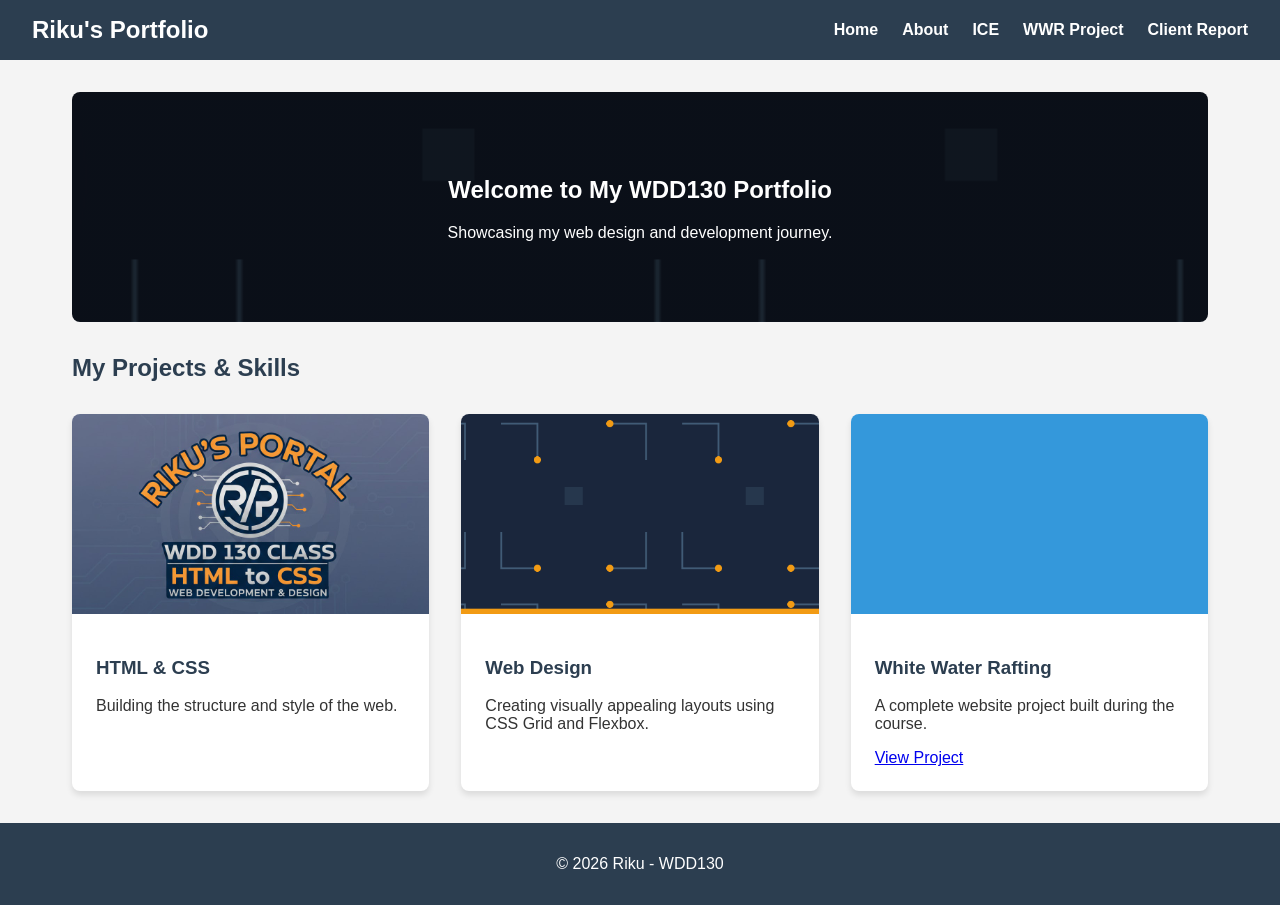
<file: index.html>
<!DOCTYPE html>
<html lang="ja">
<head>
    <meta charset="UTF-8">
    <meta name="viewport" content="width=device-width, initial-scale=1.0">
    <title>Riku's Portfolio - Home</title>
    <link rel="stylesheet" href="styles/style.css">
</head>
<body>
    <header>
        <h1>Riku's Portfolio</h1>
        <nav>
            <ul>
                <li><a href="index.html">Home</a></li>
                <li><a href="about.html">About</a></li>
                <li><a href="ice.html">ICE</a></li>
                <li><a href="wwr/index.html">WWR Project</a></li>
                <li><a href="client_report.html">Client Report</a></li>
            </ul>
        </nav>
    </header>

    <main>
        <section class="hero">
            <h2>Welcome to My WDD130 Portfolio</h2>
            <p>Showcasing my web design and development journey.</p>
        </section>

        <h2>My Projects & Skills</h2>
        <section class="portfolio-grid">
            <div class="portfolio-item">
                <div class="portfolio-item-bg item-1"></div>
                <div class="portfolio-content">
                    <h3>HTML & CSS</h3>
                    <p>Building the structure and style of the web.</p>
                </div>
            </div>
            <div class="portfolio-item">
                <div class="portfolio-item-bg item-2"></div>
                <div class="portfolio-content">
                    <h3>Web Design</h3>
                    <p>Creating visually appealing layouts using CSS Grid and Flexbox.</p>
                </div>
            </div>
            <div class="portfolio-item">
                <div class="portfolio-item-bg item-3"></div>
                <div class="portfolio-content">
                    <h3>White Water Rafting</h3>
                    <p>A complete website project built during the course.</p>
                    <a href="wwr/index.html">View Project</a>
                </div>
            </div>
        </section>
    </main>

    <footer>
        <p>&copy; 2026 Riku - WDD130</p>
    </footer>
</body>
</html>
</file>
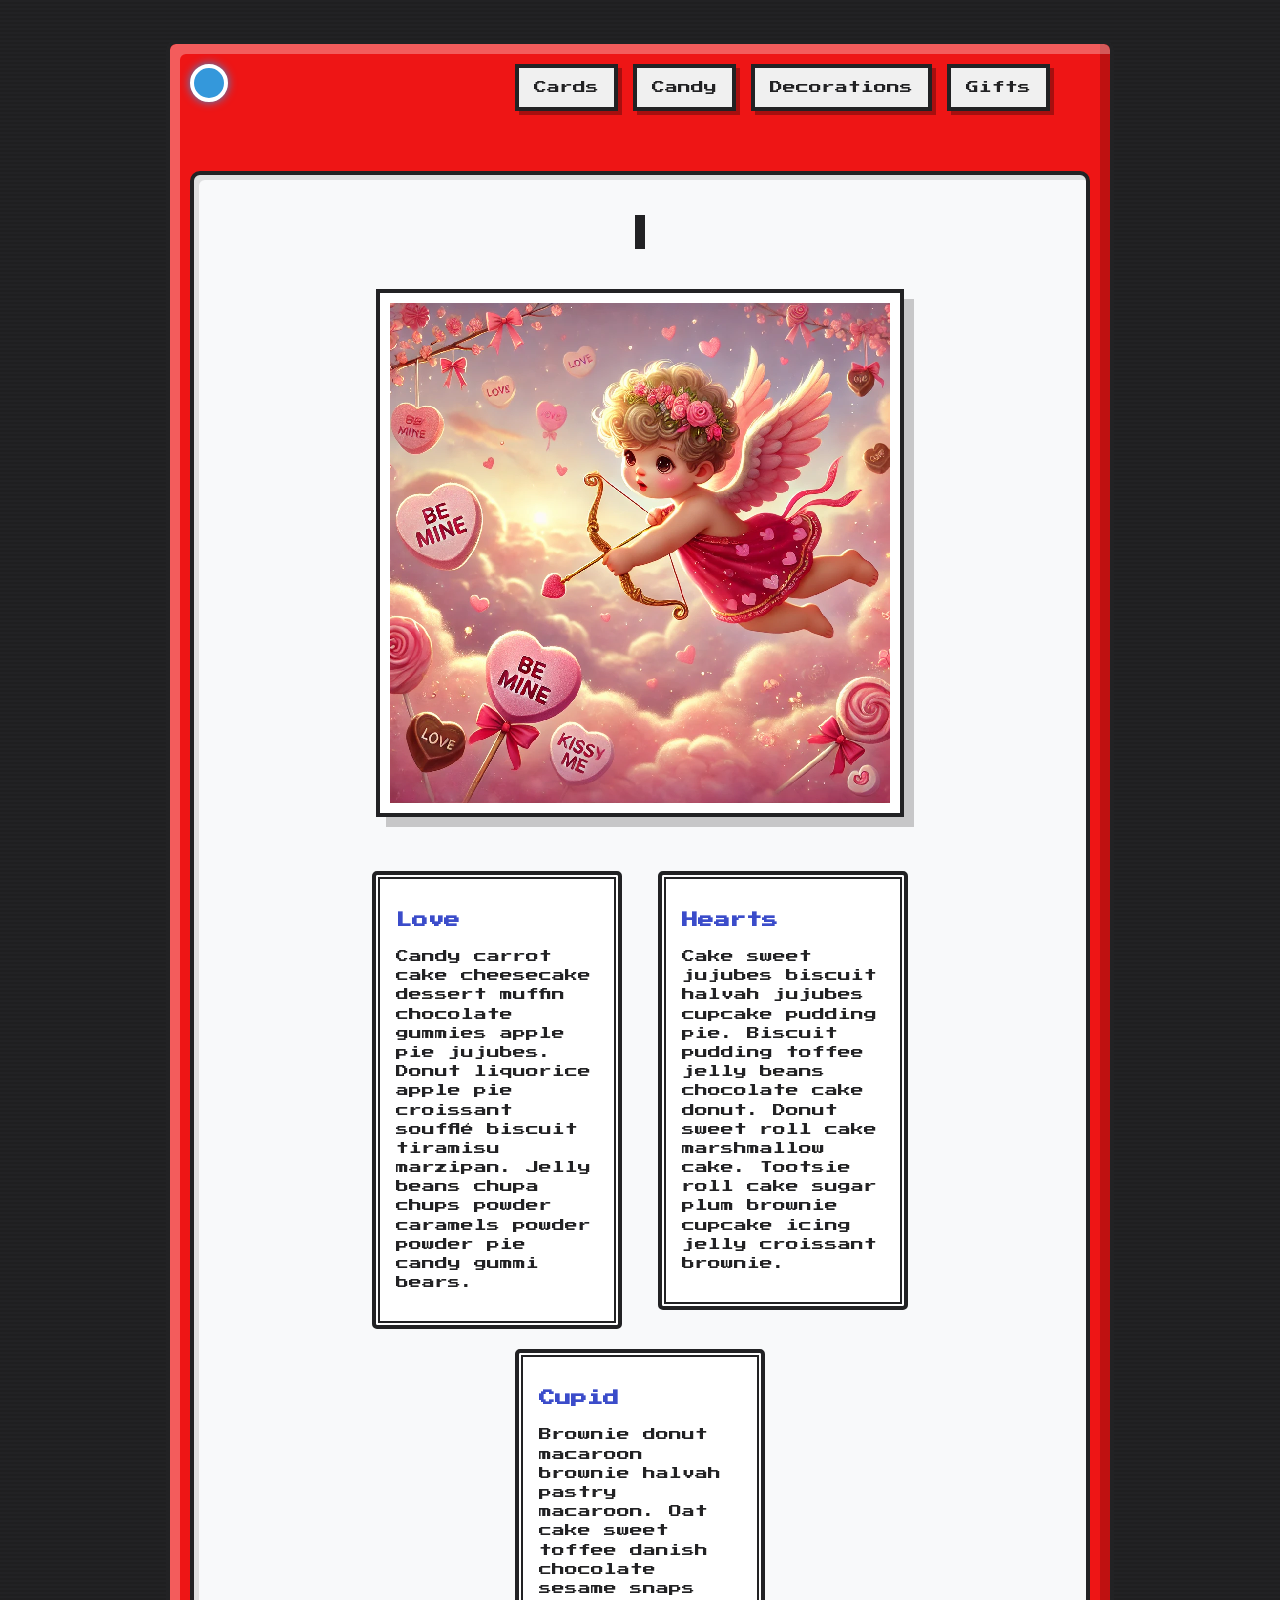
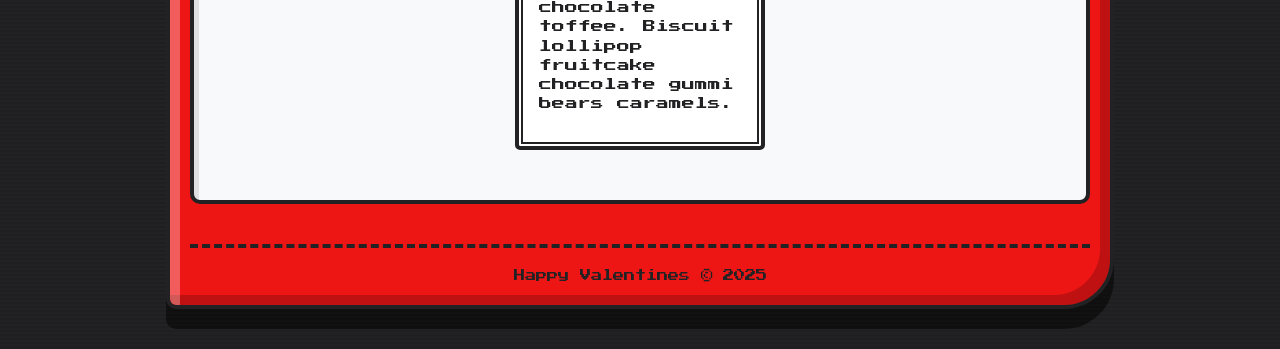
<file: ice/valentines/index.html>
<!DOCTYPE html>
<html lang="en">

<head>
    <meta charset="UTF-8">
    <meta name="viewport" content="width=device-width, initial-scale=1.0">
    <title>Happy Valentines Page</title>
    <link rel="stylesheet" href="styles/styles.css">
</head>

<body>
    <div id="wrapper">
        <header>
            <nav>
                <ul>
                    <li>Cards</li>
                    <li>Candy</li>
                    <li>Decorations</li>
                    <li>Gifts</li>
                </ul>
            </nav>
        </header>
        <main>
            <h1>Happy Valentines</h1>
            <img src="images/valentines.png">
            <section>
                <h2>Love</h2>
                <p>Candy carrot cake cheesecake dessert muffin chocolate gummies apple
                    pie jujubes. Donut liquorice apple pie croissant soufflé biscuit
                    tiramisu marzipan. Jelly beans chupa chups powder caramels powder
                    powder pie candy gummi bears. </p>
            </section>
            <section>
                <h2>Hearts</h2>
                <p>Cake sweet jujubes biscuit halvah jujubes cupcake pudding pie. Biscuit
                    pudding toffee jelly beans chocolate cake donut. Donut sweet roll cake
                    marshmallow cake. Tootsie roll cake sugar plum brownie cupcake icing
                    jelly croissant brownie.</p>
            </section>
            <section>
                <h2>Cupid</h2>
                <p>Brownie donut macaroon brownie halvah pastry macaroon. Oat cake sweet
                    toffee danish chocolate sesame snaps chocolate toffee. Biscuit lollipop
                    fruitcake chocolate gummi bears caramels.</p>
            </section>
        </main>
        <footer>
            Happy Valentines &copy; 2025
        </footer>
    </div>
</body>

</html>
</file>
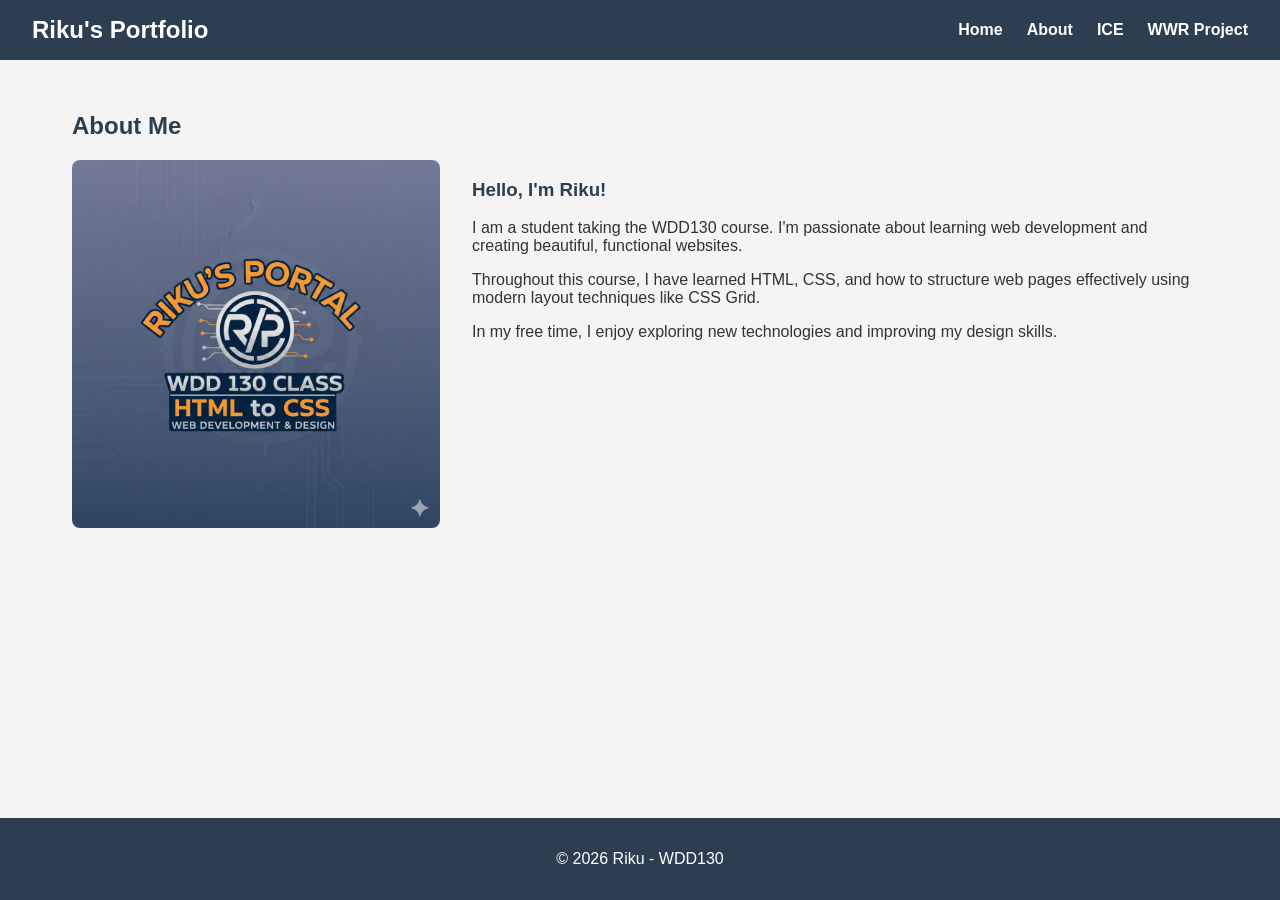
<file: about.html>
<!DOCTYPE html>
<html lang="ja">
<head>
    <meta charset="UTF-8">
    <meta name="viewport" content="width=device-width, initial-scale=1.0">
    <title>Riku's Portfolio - About</title>
    <link rel="stylesheet" href="styles/style.css">
</head>
<body>
    <header>
        <h1>Riku's Portfolio</h1>
        <nav>
            <ul>
                <li><a href="index.html">Home</a></li>
                <li><a href="about.html">About</a></li>
                <li><a href="ice.html">ICE</a></li>
                <li><a href="wwr/index.html">WWR Project</a></li>
            </ul>
        </nav>
    </header>

    <main>
        <h2>About Me</h2>
        <div class="about-grid">
            <div>
                <img src="images/logo.jpg" alt="Riku's Profile Picture">
            </div>
            <div>
                <h3>Hello, I'm Riku!</h3>
                <p>I am a student taking the WDD130 course. I'm passionate about learning web development and creating beautiful, functional websites.</p>
                <p>Throughout this course, I have learned HTML, CSS, and how to structure web pages effectively using modern layout techniques like CSS Grid.</p>
                <p>In my free time, I enjoy exploring new technologies and improving my design skills.</p>
            </div>
        </div>
    </main>

    <footer>
        <p>&copy; 2026 Riku - WDD130</p>
    </footer>
</body>
</html>
</file>
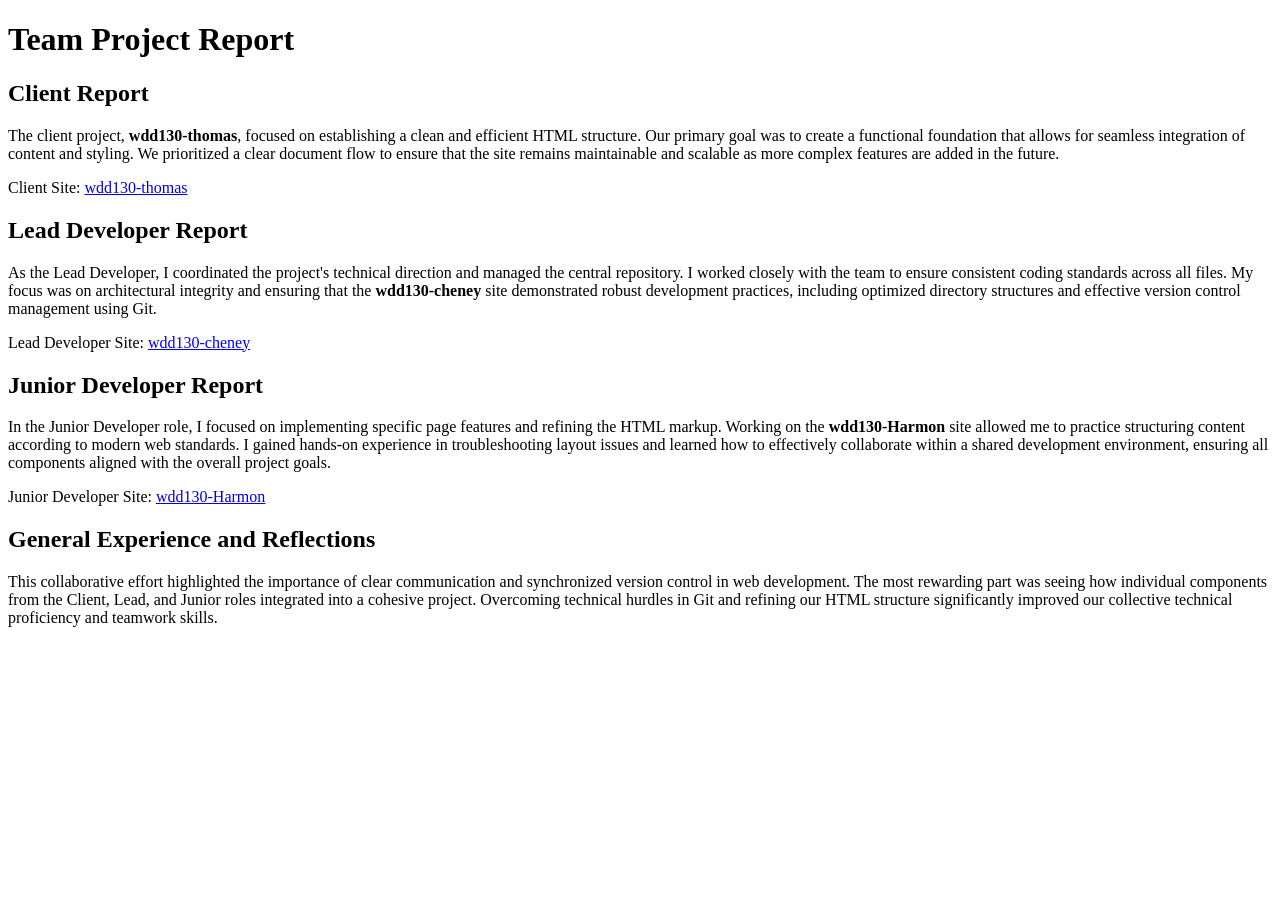
<file: client_report.html>
<!DOCTYPE html>
<html lang="en">
<head>
    <meta charset="UTF-8">
    <meta name="viewport" content="width=device-width, initial-scale=1.0">
    <title>Client / Developer Project Report</title>
</head>
<body>
    <h1>Team Project Report</h1>

    <h2>Client Report</h2>
    <p>The client project, <strong>wdd130-thomas</strong>, focused on establishing a clean and efficient HTML structure. Our primary goal was to create a functional foundation that allows for seamless integration of content and styling. We prioritized a clear document flow to ensure that the site remains maintainable and scalable as more complex features are added in the future.</p>
    <p>Client Site: <a href="https://riku05190.github.io/wdd130-thomas/" target="_blank">wdd130-thomas</a></p>

    <h2>Lead Developer Report</h2>
    <p>As the Lead Developer, I coordinated the project's technical direction and managed the central repository. I worked closely with the team to ensure consistent coding standards across all files. My focus was on architectural integrity and ensuring that the <strong>wdd130-cheney</strong> site demonstrated robust development practices, including optimized directory structures and effective version control management using Git.</p>
    <p>Lead Developer Site: <a href="https://rbcantrell.github.io/wdd130-cheney/" target="_blank">wdd130-cheney</a></p>

    <h2>Junior Developer Report</h2>
    <p>In the Junior Developer role, I focused on implementing specific page features and refining the HTML markup. Working on the <strong>wdd130-Harmon</strong> site allowed me to practice structuring content according to modern web standards. I gained hands-on experience in troubleshooting layout issues and learned how to effectively collaborate within a shared development environment, ensuring all components aligned with the overall project goals.</p>
    <p>Junior Developer Site: <a href="https://bennypark1.github.io/wdd130-Harmon/" target="_blank">wdd130-Harmon</a></p>

    <h2>General Experience and Reflections</h2>
    <p>This collaborative effort highlighted the importance of clear communication and synchronized version control in web development. The most rewarding part was seeing how individual components from the Client, Lead, and Junior roles integrated into a cohesive project. Overcoming technical hurdles in Git and refining our HTML structure significantly improved our collective technical proficiency and teamwork skills.</p>
</body>
</html>
</file>
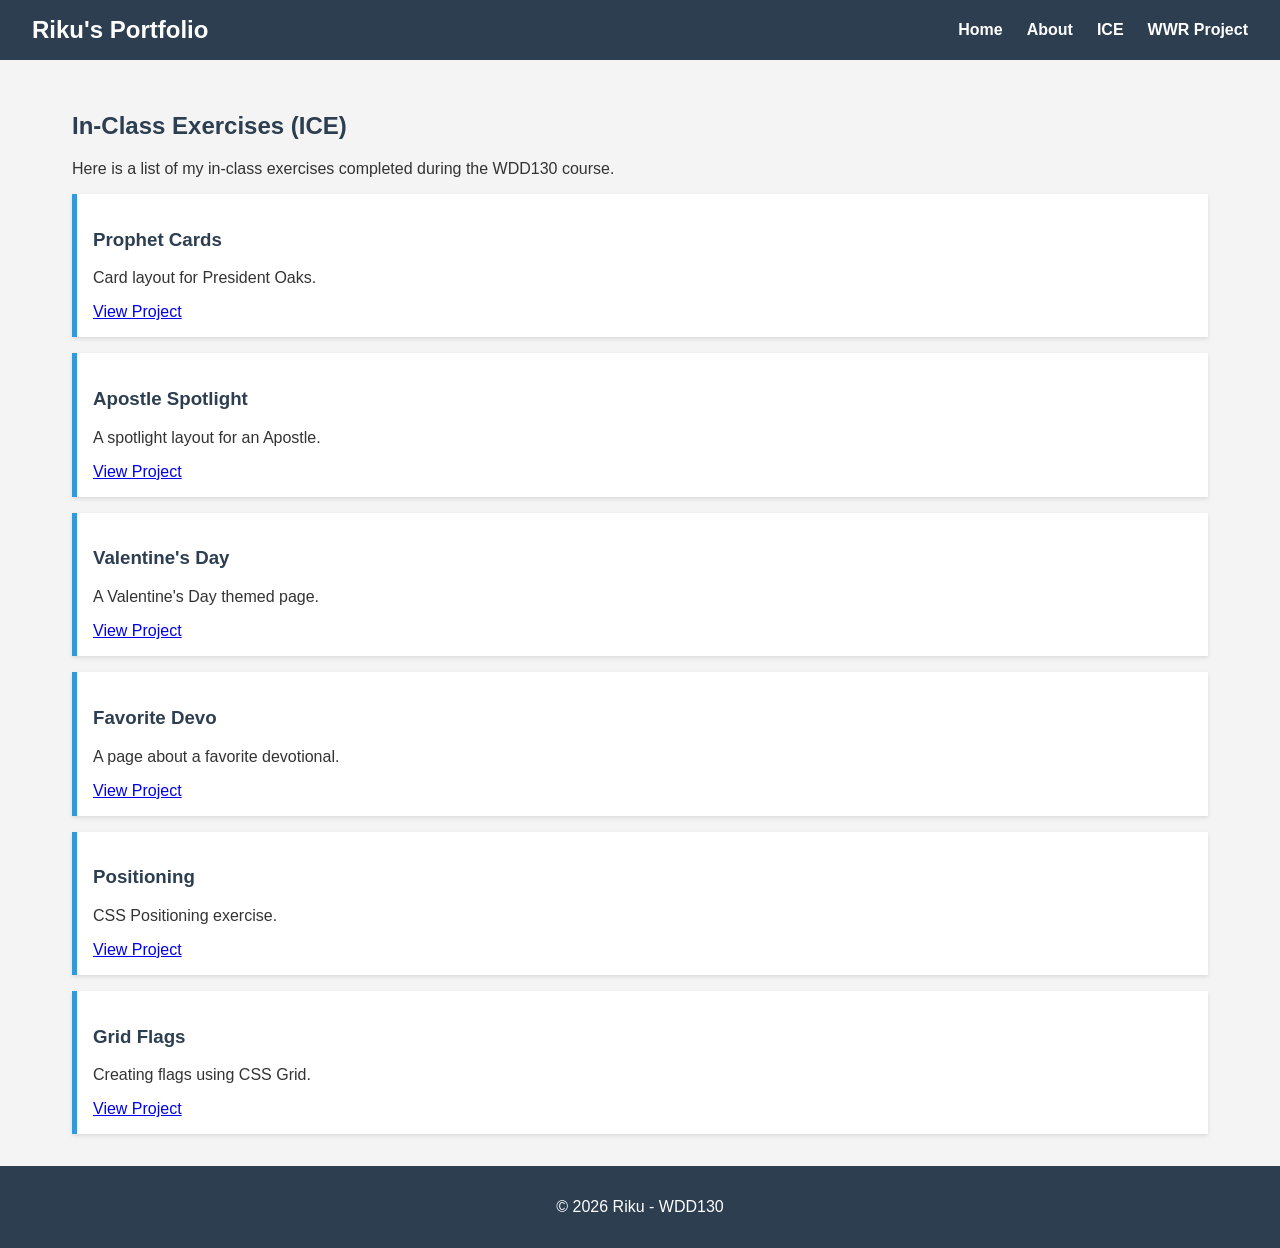
<file: ice.html>
<!DOCTYPE html>
<html lang="ja">
<head>
    <meta charset="UTF-8">
    <meta name="viewport" content="width=device-width, initial-scale=1.0">
    <title>Riku's Portfolio - ICE</title>
    <link rel="stylesheet" href="styles/style.css">
</head>
<body>
    <header>
        <h1>Riku's Portfolio</h1>
        <nav>
            <ul>
                <li><a href="index.html">Home</a></li>
                <li><a href="about.html">About</a></li>
                <li><a href="ice.html">ICE</a></li>
                <li><a href="wwr/index.html">WWR Project</a></li>
            </ul>
        </nav>
    </header>

    <main>
        <h2>In-Class Exercises (ICE)</h2>
        <p>Here is a list of my in-class exercises completed during the WDD130 course.</p>
        
        <div class="ice-list">
            <div class="ice-item">
                <h3>Prophet Cards</h3>
                <p>Card layout for President Oaks.</p>
                <a href="ice/prophet_cards/oaks.html">View Project</a>
            </div>
            <div class="ice-item">
                <h3>Apostle Spotlight</h3>
                <p>A spotlight layout for an Apostle.</p>
                <a href="ice/apostle_spotlight/apostles.html">View Project</a>
            </div>
            <div class="ice-item">
                <h3>Valentine's Day</h3>
                <p>A Valentine's Day themed page.</p>
                <a href="ice/valentines/index.html">View Project</a>
            </div>
            <div class="ice-item">
                <h3>Favorite Devo</h3>
                <p>A page about a favorite devotional.</p>
                <a href="ice/favorite_devo/favdevo.html">View Project</a>
            </div>
            <div class="ice-item">
                <h3>Positioning</h3>
                <p>CSS Positioning exercise.</p>
                <a href="ice/positioning_riku/positioning.html">View Project</a>
            </div>
            <div class="ice-item">
                <h3>Grid Flags</h3>
                <p>Creating flags using CSS Grid.</p>
                <a href="ice/grid_flags_riku/flags.html">View Project</a>
            </div>
        </div>
    </main>

    <footer>
        <p>&copy; 2026 Riku - WDD130</p>
    </footer>
</body>
</html>
</file>
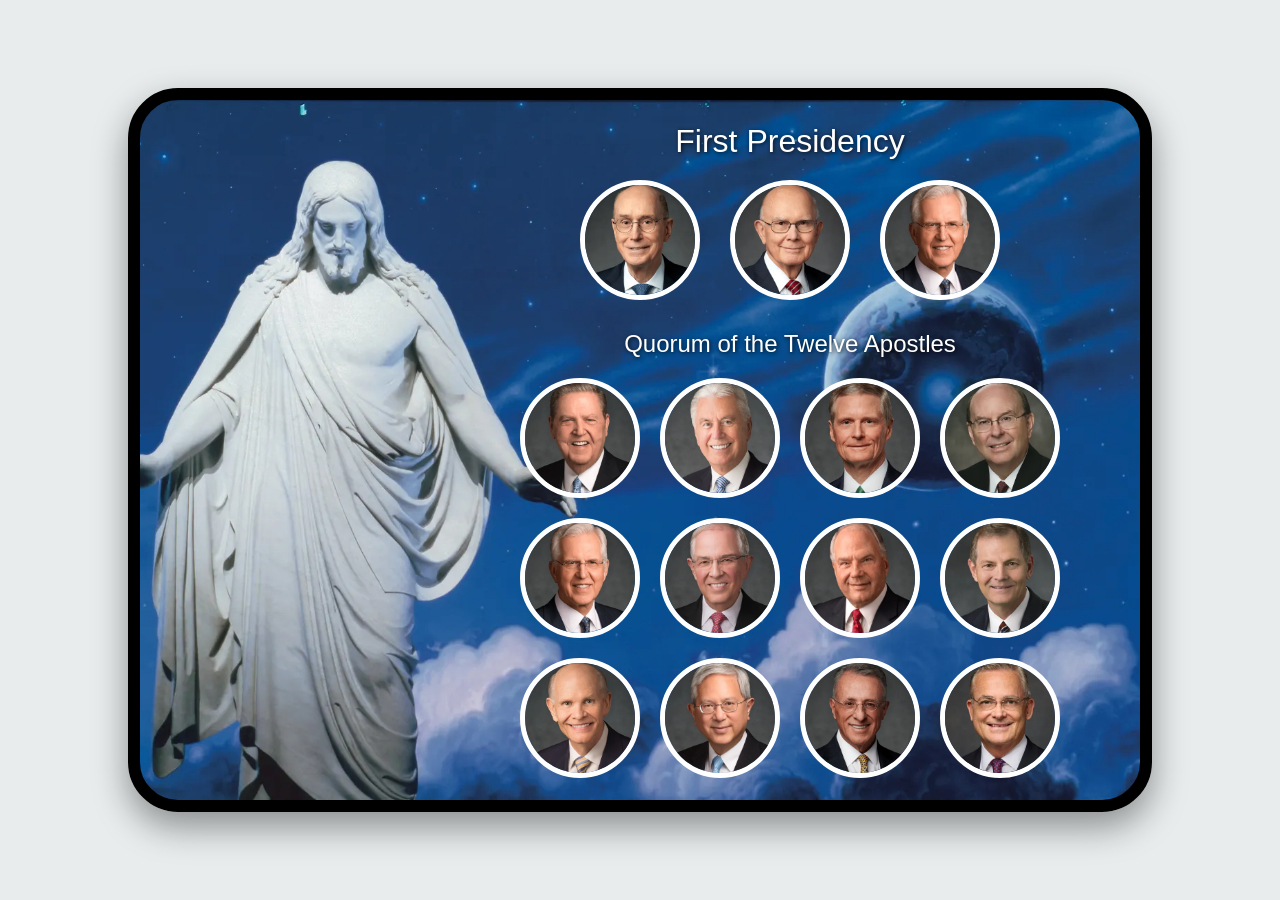
<file: ice/apostle_spotlight/apostles.html>
<!DOCTYPE html>
<html lang="en">
  <head>
    <meta charset="UTF-8" />
    <meta name="viewport" content="width=device-width, initial-scale=1.0" />
    <title>Apostles Spotlights</title>
    <style>
      body {
        background-color: #e8eced;
        font-family: Arial, sans-serif;
        margin: 0;
        display: flex;
        justify-content: center;
        align-items: center;
        min-height: 100vh;
      }

      .spotlight-card {
        background-image: url("images/christus.webp");
        background-size: cover;
        background-position: center; /* or left center? */
        width: 1000px;
        height: 700px; /* Fixed height to match aspect ratio roughly */
        border: 12px solid #000000;
        border-radius: 50px;
        box-shadow: 0 15px 35px rgba(0, 0, 0, 0.4);
        position: relative;
        overflow: hidden;
        display: flex;
        justify-content: flex-end; /* Align content to the right */
        align-items: center; /* Vertically center */
      }

      .content-wrapper {
        width: 60%; /* Occupy right side */
        padding-right: 50px; /* Spacing from right edge */
        display: flex;
        flex-direction: column;
        align-items: center;
        color: white;
        animation: contentSlideIn 1s ease-out;
      }

      @keyframes contentSlideIn {
        from {
          opacity: 0;
          transform: translateX(50px);
        }
        to {
          opacity: 1;
          transform: translateX(0);
        }
      }

      h2 {
        font-size: 32px;
        margin: 0 0 20px 0;
        font-weight: normal;
        text-shadow: 1px 1px 4px rgba(0, 0, 0, 0.8);
      }

      h3 {
        font-size: 24px;
        margin: 30px 0 20px 0; /* Spacing between sections */
        font-weight: normal;
        text-shadow: 1px 1px 4px rgba(0, 0, 0, 0.8);
      }

      .member-img {
        width: 110px;
        height: 110px;
        border-radius: 50%;
        border: 5px solid white;
        object-fit: cover;
        display: block;
        background-color: #ccc; /* Fallback */
        transition: all 0.4s ease;
      }

      .member-img:hover {
        transform: scale(1.15);
        border-color: #ffd700;
        cursor: pointer;
        z-index: 10;
        box-shadow: 0 0 15px rgba(255, 215, 0, 0.6);
      }

      .presidency-flex {
        display: flex;
        justify-content: center;
        gap: 30px;
        transition: all 0.3s;
      }

      /* Spotlight Focus Effect: Dim siblings */
      .presidency-flex:hover .member-img:not(:hover) {
        opacity: 0.5;
        transform: scale(0.95);
        filter: grayscale(80%);
      }

      .apostles-grid {
        display: grid;
        grid-template-columns: repeat(4, 1fr);
        gap: 20px;
        transition: all 0.3s;
      }

      /* Spotlight Focus Effect: Dim siblings */
      .apostles-grid:hover .member-img:not(:hover) {
        opacity: 0.5;
        transform: scale(0.95);
        filter: grayscale(80%);
      }

      /* Placeholder style for Nelson */
      .placeholder-img {
        display: flex;
        justify-content: center;
        align-items: center;
        background-color: #555;
        color: white;
        font-weight: bold;
        font-size: 14px;
        text-align: center;
      }
    </style>
  </head>
  <body>
    <div class="spotlight-card">
      <div class="content-wrapper">
        <h2>First Presidency</h2>
        <div class="presidency-flex">
          <img
            src="images/eyring.webp"
            alt="President Eyring"
            class="member-img"
            title="President Henry B. Eyring"
          />
          <!-- Missing Image for President Nelson -->
          <img
            src="images/oaks.webp"
            alt="President Oaks"
            class="member-img"
            title="President Dallin H. Oaks"
          />
          <img
            src="images/christofferson.webp"
            alt="President Oaks"
            class="member-img"
            title="President Dallin H. Oaks"
          />
        </div>

        <h3>Quorum of the Twelve Apostles</h3>
        <div class="apostles-grid">
          <img
            src="images/holland.webp"
            alt="Jeffrey R. Holland"
            class="member-img"
            title="Jeffrey R. Holland"
          />
          <img
            src="images/uchtdorf.webp"
            alt="Dieter F. Uchtdorf"
            class="member-img"
            title="Dieter F. Uchtdorf"
          />
          <img
            src="images/bednar.webp"
            alt="David A. Bednar"
            class="member-img"
            title="David A. Bednar"
          />
          <img
            src="images/cook.webp"
            alt="Quentin L. Cook"
            class="member-img"
            title="Quentin L. Cook"
          />

          <img
            src="images/christofferson.webp"
            alt="D. Todd Christofferson"
            class="member-img"
            title="D. Todd Christofferson"
          />
          <img
            src="images/anderson.webp"
            alt="Neil L. Andersen"
            class="member-img"
            title="Neil L. Andersen"
          />
          <img
            src="images/rasband.webp"
            alt="Ronald A. Rasband"
            class="member-img"
            title="Ronald A. Rasband"
          />
          <img
            src="images/stevenson.webp"
            alt="Gary E. Stevenson"
            class="member-img"
            title="Gary E. Stevenson"
          />

          <img
            src="images/renlund.webp"
            alt="Dale G. Renlund"
            class="member-img"
            title="Dale G. Renlund"
          />
          <img
            src="images/gong.webp"
            alt="Gerrit W. Gong"
            class="member-img"
            title="Gerrit W. Gong"
          />
          <img
            src="images/soares.webp"
            alt="Ulisses Soares"
            class="member-img"
            title="Ulisses Soares"
          />
          <img
            src="images/kearon.webp"
            alt="Patrick Kearon"
            class="member-img"
            title="Patrick Kearon"
          />
        </div>
      </div>
    </div>
  </body>
</html>
</file>
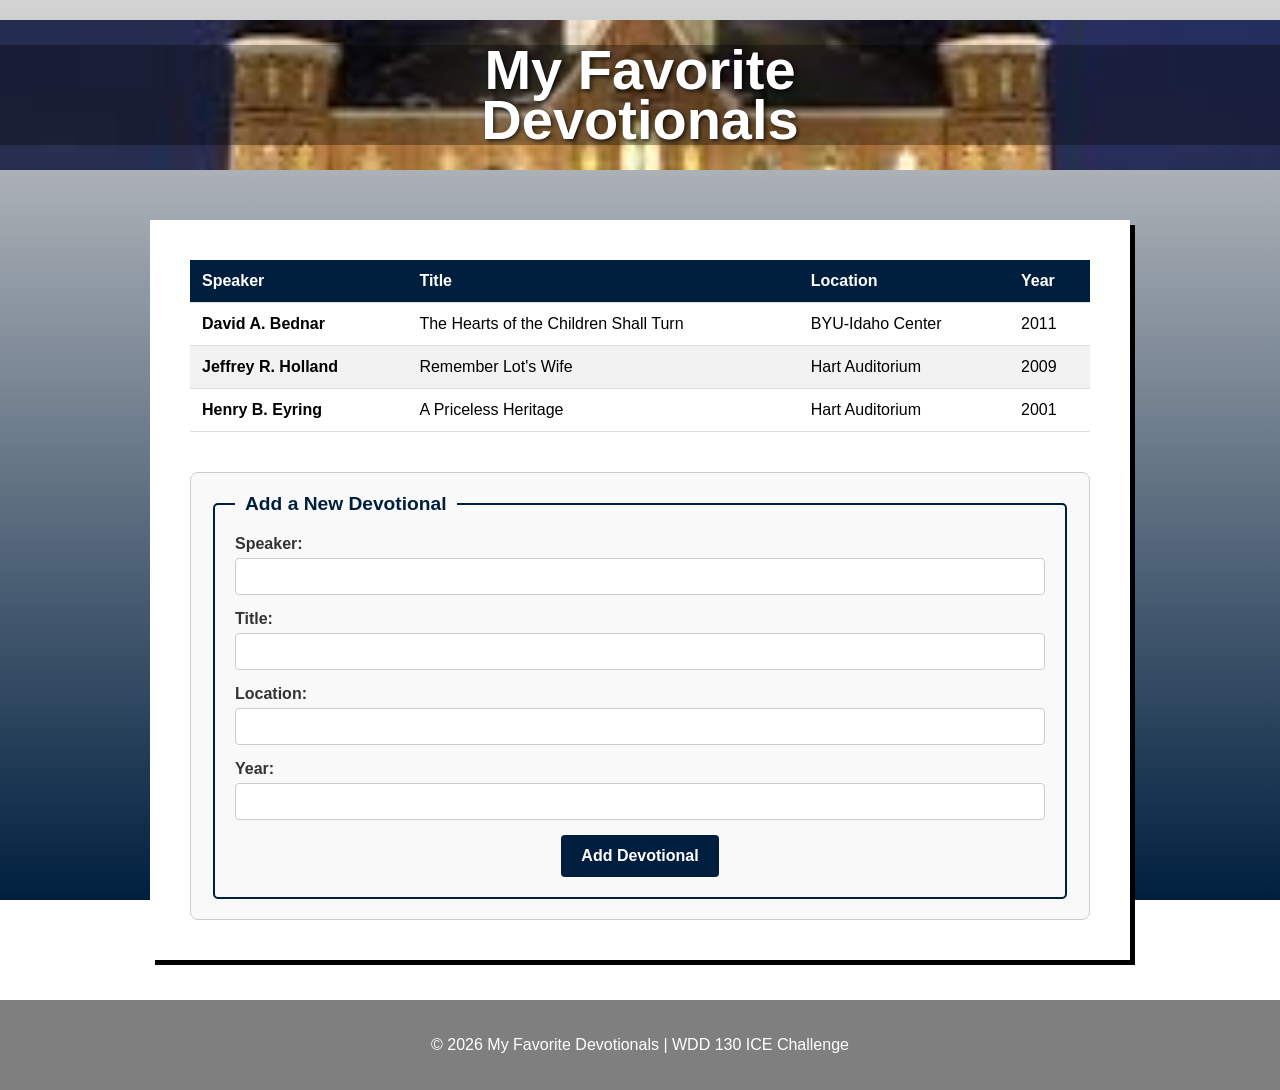
<file: ice/favorite_devo/favdevo.html>
<!DOCTYPE html>
<html lang="en">
<head>
  <meta charset="UTF-8" />
  <meta name="viewport" content="width=device-width, initial-scale=1.0"/>
  <title>My Favorite Devotionals</title>
  <link rel="stylesheet" href="styles/styles.css" />
</head>
<body>
  <div class="container">
    <header class="header">
      <div class="header-image">
        <h1>My Favorite<br>Devotionals</h1>
      </div>
    </header>
    <main>
      <div class="content-box">
        <table>
          <thead>
            <tr>
              <th>Speaker</th>
              <th>Title</th>
              <th>Location</th>
              <th>Year</th>
            </tr>
          </thead>
          <tbody>
            <tr>
              <td>David A. Bednar</td>
              <td>The Hearts of the Children Shall Turn</td>
              <td>BYU-Idaho Center</td>
              <td>2011</td>
            </tr>
            <tr>
              <td> Jeffrey R. Holland</td>
              <td>Remember Lot's Wife</td>
              <td>Hart Auditorium</td>
              <td>2009</td>
            </tr>
            <tr>
              <td>Henry B. Eyring</td>
              <td>A Priceless Heritage</td>
              <td>Hart Auditorium</td>
              <td>2001</td>
            </tr>
          </tbody>
        </table>

        <form>
          <fieldset>
            <legend>Add a New Devotional </legend>
            <label for="speaker">Speaker:
              <input type="text" id="speaker" name="speaker" required>
            </label>
            <label for="title">Title:  
              <input type="text" id="title" name="title" required>
            </label>
            <label for="location">Location:          
              <input type="text" id="location" name="location" required>
            </label>
            <label for="year">Year:
              <input type="number" id="year" name="year" required>
            </label>
            <button type="submit">Add Devotional </button>
          </fieldset>
        </form>
      </div>
    </main>
    <footer>
      <p>&copy; 2026 My Favorite Devotionals | WDD 130 ICE Challenge</p>
    </footer>
  </div>
</body>
</html>
</file>
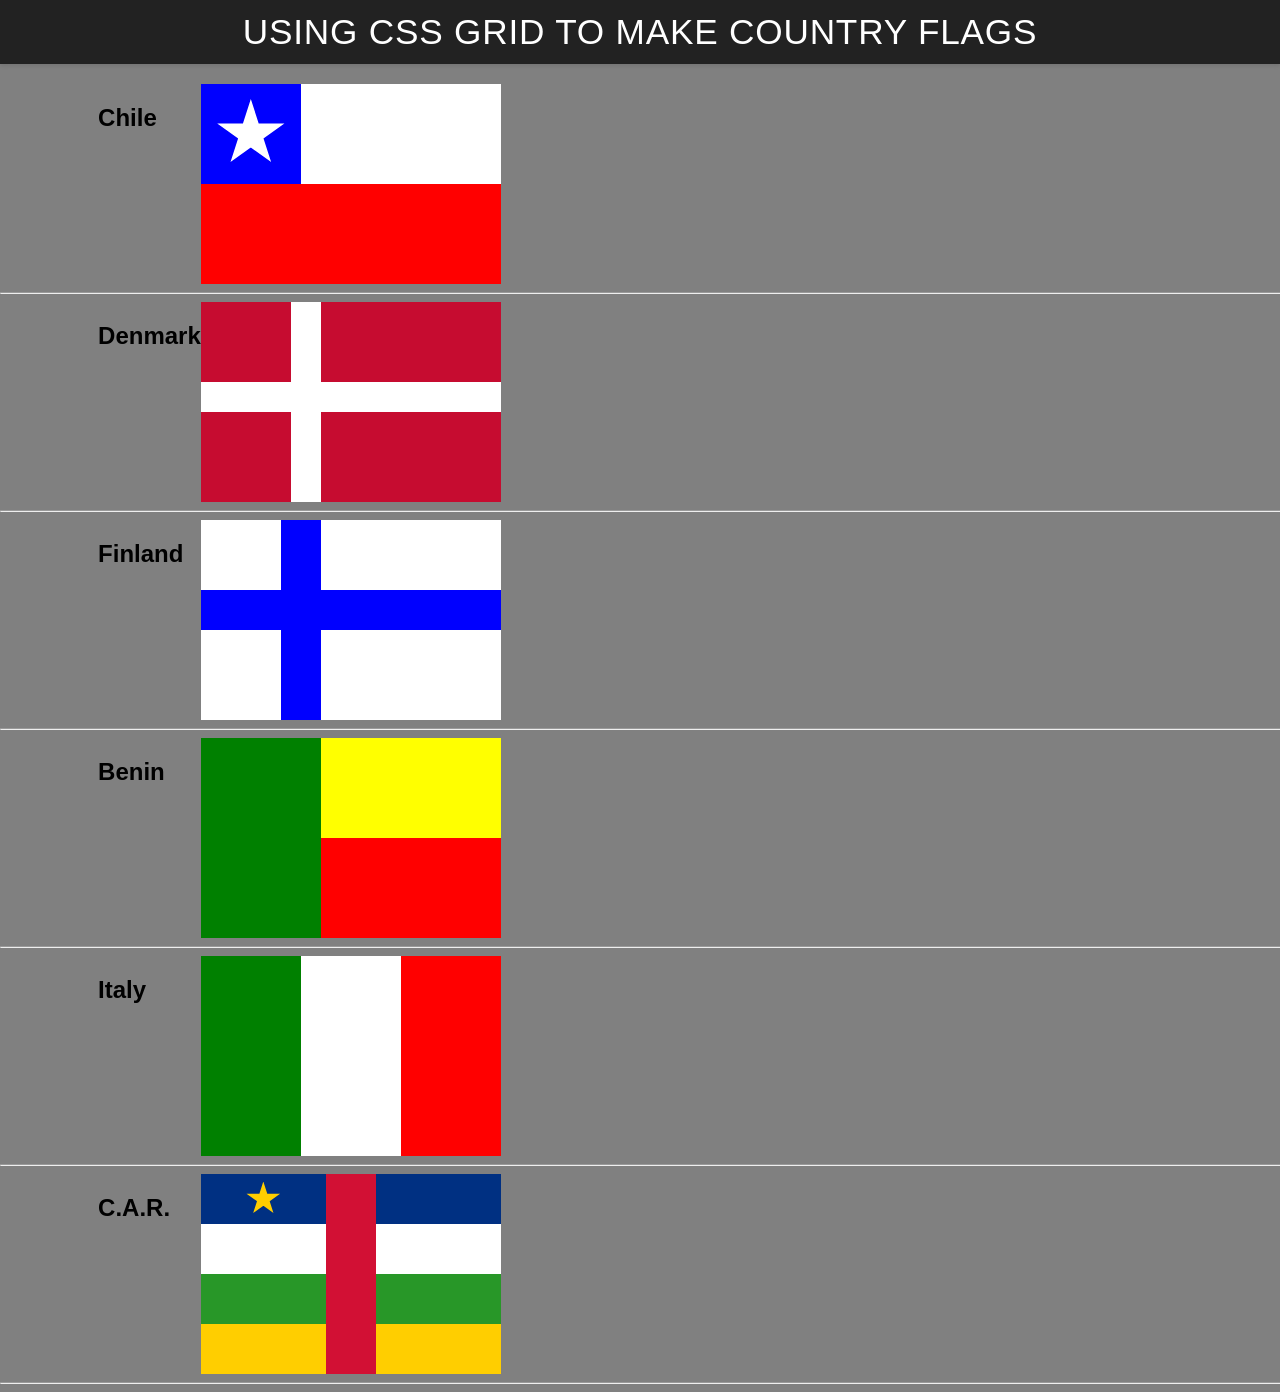
<file: ice/grid_flags_riku/flags.html>
<!DOCTYPE html>
<html lang="en">

<head>
    <meta charset="UTF-8">
    <meta name="viewport" content="width=device-width, initial-scale=1.0">
    <title>Flag</title>
    <style>
        body {
            margin: 0;
            font-family: 'Helvetica Neue', sans-serif;
            background-color: gray;
        }

        header {
            background-color: #222;
            color: #fff;
            padding: 0.75rem 1.5rem;
            display: flex;
            align-items: center;
            justify-content: center;
            font-size: 1.1rem;
            letter-spacing: 0.05rem;
            text-transform: uppercase;
            box-shadow: 0 2px 4px rgba(0, 0, 0, 0.1);
        }

        header h1 {
            margin: 0;
            font-weight: 400;
        }
        main {
            display: grid;
            grid-template-columns: .1fr .1fr 1fr .1fr;
            margin-top: 20px;
        }
        hr {
            width: 100%;
            grid-column: 1 / 5;
        }
        h2 {
            grid-column: 2/3;
        }

        #blue {
            background: blue;
            grid-column: 1 / 2;
            display: grid;
            align-items: center;
            justify-items: center;
        }

        #white {
            background: white;
            grid-column: 2 / 4;
        }

        #red {
            background: red;
            grid-column: 1 / 4;
        }

        #chile {
            display: grid;
            grid-template-columns: 1fr 1fr 1fr;
            grid-template-rows: 1fr 1fr;
            height: 200px;
            width: 300px;
        }

        .star {
            width: 70px;
            aspect-ratio: 1;
            background: white;
            clip-path: polygon(50% 0, 79% 90%, 2% 35%, 98% 35%, 21% 90%);
        }

        #denmark {
        display: grid;
        grid-template-columns: 90px 180px;
        grid-template-rows: 80px 90px;
        gap: 30px;
        background-color: white;
        width: 300px;
        height: 200px;
        }
       
        #dred1, #dred2, #dred3, #dred4 {
        background-color: #c60c30;
        }

     #finland {
        display: grid;
        grid-template-columns: 80px 180px;
        grid-template-rows: 70px 90px;
        gap: 40px;
        background-color: blue;
        width: 300px;
        height: 200px;
    }


    #fwhite1, #fwhite2, #fwhite3, #fwhite4 {
     background-color: white;
    }

    #benin {
        display: grid;
        grid-template-columns: 120px 180px;
        grid-template-rows: 100px 100px;
        width: 300px;
        height: 200px;
    }

    #bgreen {
        background-color: green;
        grid-column:1/2 ;
        grid-row:1/3 ;
    }

   #byellow{
    background-color: yellow;
    grid-column:2/3;
    grid-row:1/2;
   }
    
  #bred{
    background-color: red;
    grid-column:2/3;
    grid-row:2/3;   
  }
  #italy {
        display: grid;
        grid-template-columns: 1fr 1fr 1fr;
        width: 300px;
        height: 200px;
    }
    #igreen {
        background-color: green;
        grid-column: 1 / 2;
        grid-row: 1 / 3;
    }
    #iwhite {
        background-color: white;
        grid-column: 2 / 3;
        grid-row: 1 / 3;
    }
       
    #ired {
        background-color: red;
        grid-column: 3 / 4;
        grid-row: 1 / 3;
    }

    #car {
        display: grid;
        grid-template-columns: 125px 50px 125px;
        grid-template-rows: 50px 50px 50px 50px;
        width: 300px;
        height: 200px;
    }
    #car-blue {
        background-color: #003082;
        grid-column: 1 / 4;
        grid-row: 1 / 2;
    }
    #car-white {
        background-color: white;
        grid-column: 1 / 4;
        grid-row: 2 / 3;
    }
    #car-green {
        background-color: #289728;
        grid-column: 1 / 4;
        grid-row: 3 / 4;
    }
    #car-yellow {
        background-color: #ffce00;
        grid-column: 1 / 4;
        grid-row: 4 / 5;
    }
    #car-red {
        background-color: #d21034;
        grid-column: 2 / 3;
        grid-row: 1 / 5;
    }
    #car-star-container {
        grid-column: 1 / 2;
        grid-row: 1 / 2;
        display: grid;
        align-items: center;
        justify-items: center;
        z-index: 2;
    }
    .car-star {
        background: #ffce00;
        width: 35px;
    }
    </style>
</head>

<body>
    <header>
        <h1>Using CSS Grid to make Country Flags</h1>
    </header>
    <main>
        <h2>Chile</h2>
        <div id="chile">
            <div id="blue">
                <div class="star"></div>
            </div>
            <div id="white"></div>
            <div id="red"></div>
        </div>
        <hr>

        <h2>Denmark</h2>
        <div id="denmark">
            <div id="dred1"></div>
            <div id="dred2"></div>
            <div id="dred3"></div>
            <div id="dred4"></div>
        </div>
        <hr>

        <h2>Finland</h2>
        <div id="finland">
            <div id="fwhite1"></div>
            <div id="fwhite2"></div>
            <div id="fwhite3"></div>
            <div id="fwhite4"></div>
        </div>
        <hr>

        <h2>Benin</h2>
        <div id="benin">
            <div id="bgreen"></div>
            <div id="byellow"></div>
            <div id="bred"></div>
        </div>
        <hr>
        <h2>Italy</h2>
        <div id="italy">
            <div id="igreen"></div>
            <div id="iwhite"></div>
            <div id="ired"></div>
        </div>
         <hr>

     
          <h2>C.A.R.</h2>
          <div id="car">
              <div id="car-blue"></div>
              <div id="car-white"></div>
              <div id="car-green"></div>
              <div id="car-yellow"></div>
              <div id="car-red"></div>
              <div id="car-star-container">
              <div class="star car-star"></div>
              </div>
          </div>
          <hr>
   

    </main>
</body>

</html>
</file>
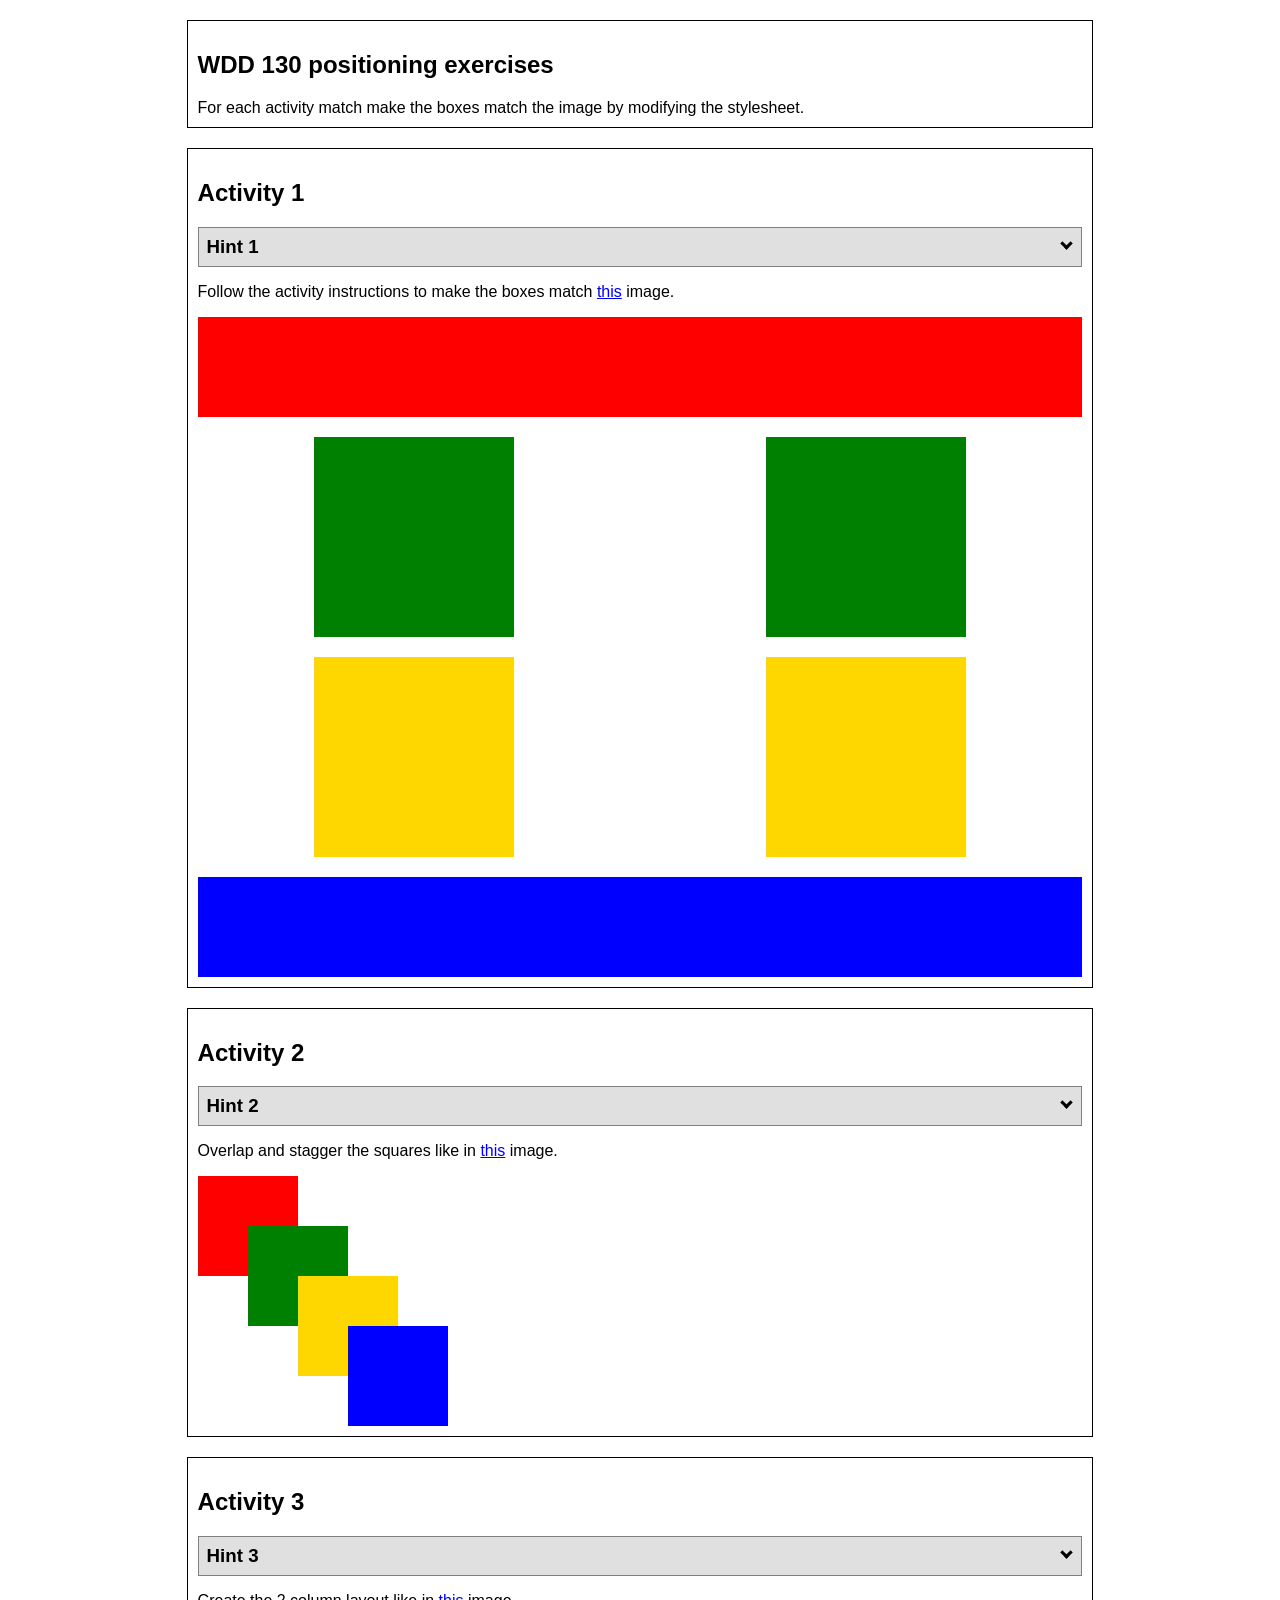
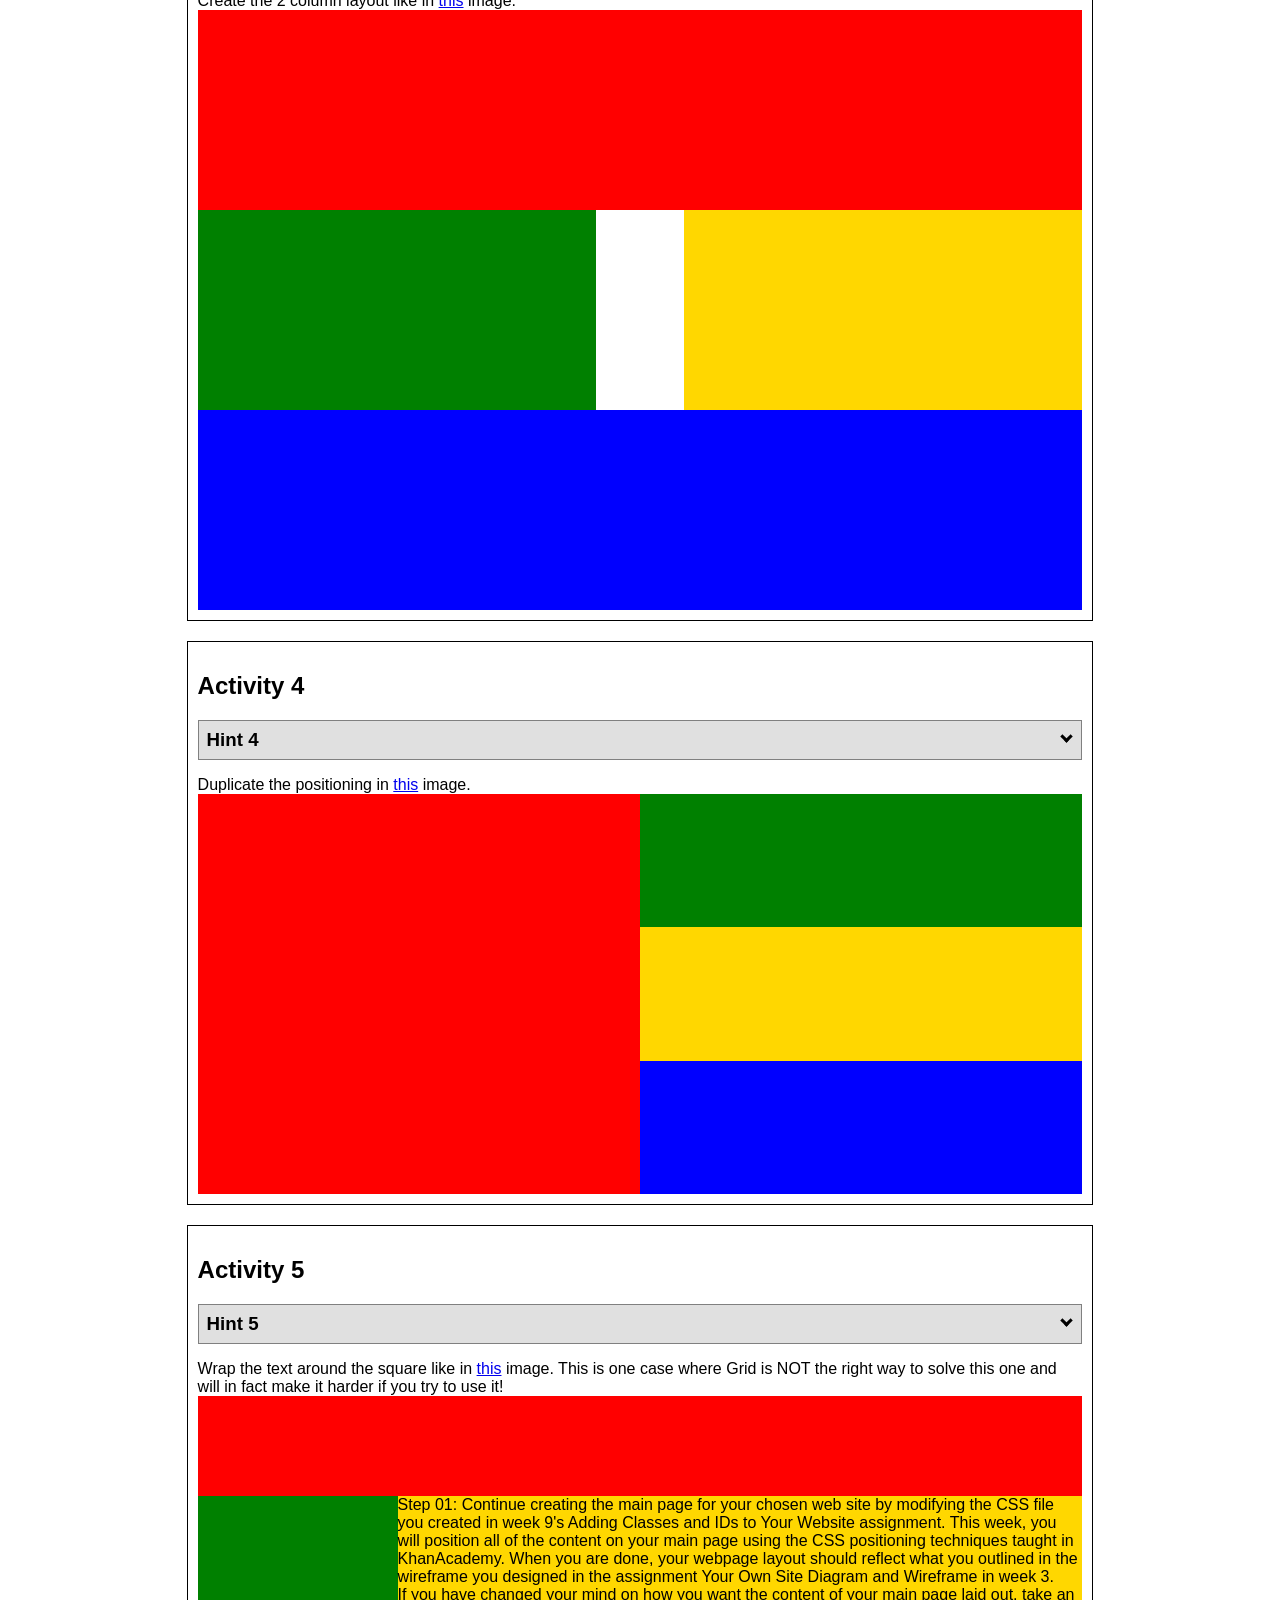
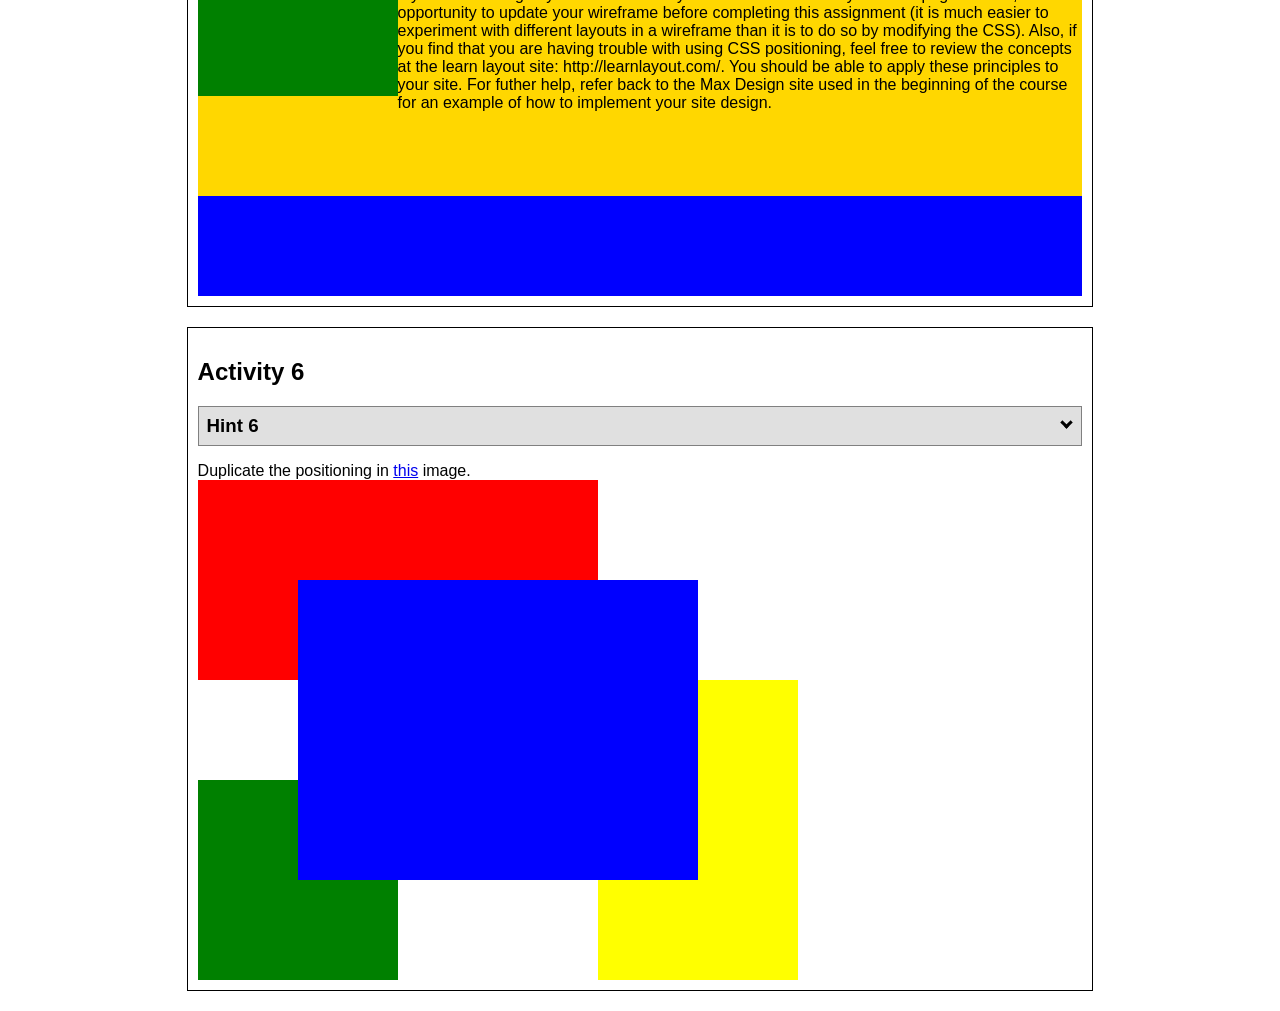
<file: ice/positioning_riku/positioning.html>
<!DOCTYPE html>
<html lang="en">
  <head>
    <!-- HTML - Name: positioning.html -->
    <title>Positioning Activity</title>
    <link rel="stylesheet" type="text/css" href="positionstyles.css" />
  </head>
  <body>
    <div class="activity">
      <h2>WDD 130 positioning exercises</h2>
      For each activity match make the boxes match the image by modifying the stylesheet.</div>
    <div class="activity">
      <h2>Activity 1</h2>
      <section class="hint"><input type="checkbox" ><i></i> <h3>Hint 1</h3><div><p>Use the activity instructions for the firt activity</a></p></div></section>
      <p>Follow the activity instructions to make the boxes match  <a href="images/example1.png" target="_blank">this</a> image.</p>
      <div class="content1" >
        <div class="red1" ></div>
        <div class="green1" ></div>
        <div class="green1" ></div>
        <div class="yellow1"></div>
        <div class="yellow1"></div>
        <div class="blue1"></div>
      </div>
    </div>
    <div class="activity">
      <h2>Activity 2</h2>
      <section class="hint"><input type="checkbox" > <h3>Hint 2</h3><i></i><div>
      <ul>
      <li>grid-template-columns: 50px 50px 50px 50px 50px </li></ul></div></section>
      <p>Overlap and stagger the squares like in <a href="images/example2.png" target="_blank">this</a> image.</p>
      <div class="content2" >
        <div class="red2" ></div>
        <div class="green2" ></div>
        <div class="yellow2"></div>
        <div class="blue2"></div>
      </div>
    </div>
    <div class="activity">
      <h2>Activity 3</h2>
      <section class="hint"><input type="checkbox" > <h3>Hint 3</h3><i></i><div><p>This one is going to be best solved with CSS Grid. Remember to make the boxes the right width first...then start moving them around. </p><h4>Properties used:</h4><ul><li>display:grid;</li><li>grid-template-columns:</li><li>grid-column-gap:</li>
        <li>grid-column:</li>  </ul></div></section>
      Create the 2 column layout like in <a href="images/example3.png" target="_blank">this</a>  image.
      <div class="content3" >
        <div class="red3" ></div>
        <div class="green3" ></div>
        <div class="yellow3"></div>
        <div class="blue3"></div>
      </div>
    </div>
    <div class="activity">
      <h2>Activity 4</h2>
      <section class="hint"><input type="checkbox" > <h3>Hint 4</h3><i></i><div><p>For the others we have been primarily concerned with width. For this one you will need to adjust height as well. </p><h4>Properties used:</h4><ul><li>display:grid;</li><li>grid-template-columns:</li><li>grid-row:</li></ul></div></section>
      Duplicate the positioning in <a href="images/example4.png" target="_blank">this</a> image. 
      <div class="content4" >
        <div class="red4" ></div>
        <div class="green4" ></div>
        <div class="yellow4"></div>
        <div class="blue4"></div>
      </div>
    </div>

    <div class="activity">
      <h2>Activity 5</h2>
      <section class="hint"><input type="checkbox" > <h3>Hint 5</h3><i></i><div><p>Grid is <strong>not</strong> the right way to do this.  In fact there is only one way to really do that...and that is with float. Remember that we float the thing we want the text to wrap around.  Also remember to start by making all the shapes the right size and shape.</p><h4>Properties used:</h4><ul><li>float: left;</li></ul></div></section>
      Wrap the text around the square like in <a href="images/example5.png" target="_blank">this</a> image. This is one case where Grid is NOT the right way to solve this one and will in fact make it harder if you try to use it!
      <div class="content5" >
        <div class="red5" ></div>
        <div class="green5" ></div>
        <div class="yellow5">Step 01: Continue creating the main page for your chosen web site by modifying the CSS file you created in week 9's Adding Classes and IDs to Your Website assignment. This week, you will position all of the content on your main page using the CSS positioning techniques taught in KhanAcademy. When you are done, your webpage layout should reflect what you outlined in the wireframe you designed in the assignment Your Own Site Diagram and Wireframe in week 3. <br />
          If you have changed your mind on how you want the content of your main page laid out, take an opportunity to update your wireframe before completing this assignment (it is much easier to experiment with different layouts in a wireframe than it is to do so by modifying the CSS). Also, if you find that you are having trouble with using CSS positioning, feel free to review the concepts at the learn layout site: http://learnlayout.com/. You should be able to apply these principles to your site. For futher help, refer back to the Max Design site used in the beginning of the course for an example of how to implement your site design.</div>
        <div class="blue5"></div>
      </div>
    </div>
    <div class="activity">
      <h2>Activity 6</h2>
      <section class="hint"><input type="checkbox" > <h3>Hint 6</h3><i></i><div><p>This one is all about visualizing the grid behind the layout. If you are having a hard time doing that first: all the sizes are even multiples of 100, and second here is another example with the lines drawn: <a href="images/example6-hint.png" target="_blank">example 6 with lines</a>. For this one you will find it easiest if you use px for the column width. You can also use <kbd>z-index</kbd> to control the element layering.    </p><h4>Properties used:</h4><ul><li>display:grid;</li><li>grid-template-columns:</li><li>grid-column:</li><li>grid-row:</li><li><a href="https://www.w3schools.com/cssref/pr_pos_z-index.asp" target="_blank">z-index:</a></li></ul></div></section>
      Duplicate the positioning in <a href="images/example6.png" target="_blank">this</a> image.
      <div class="content6" >
        <div class="red6" ></div>
        <div class="green6" ></div>
        <div class="yellow6"></div>
        <div class="blue6"></div>
      </div>
    </div>
  </body>
</html>
</file>
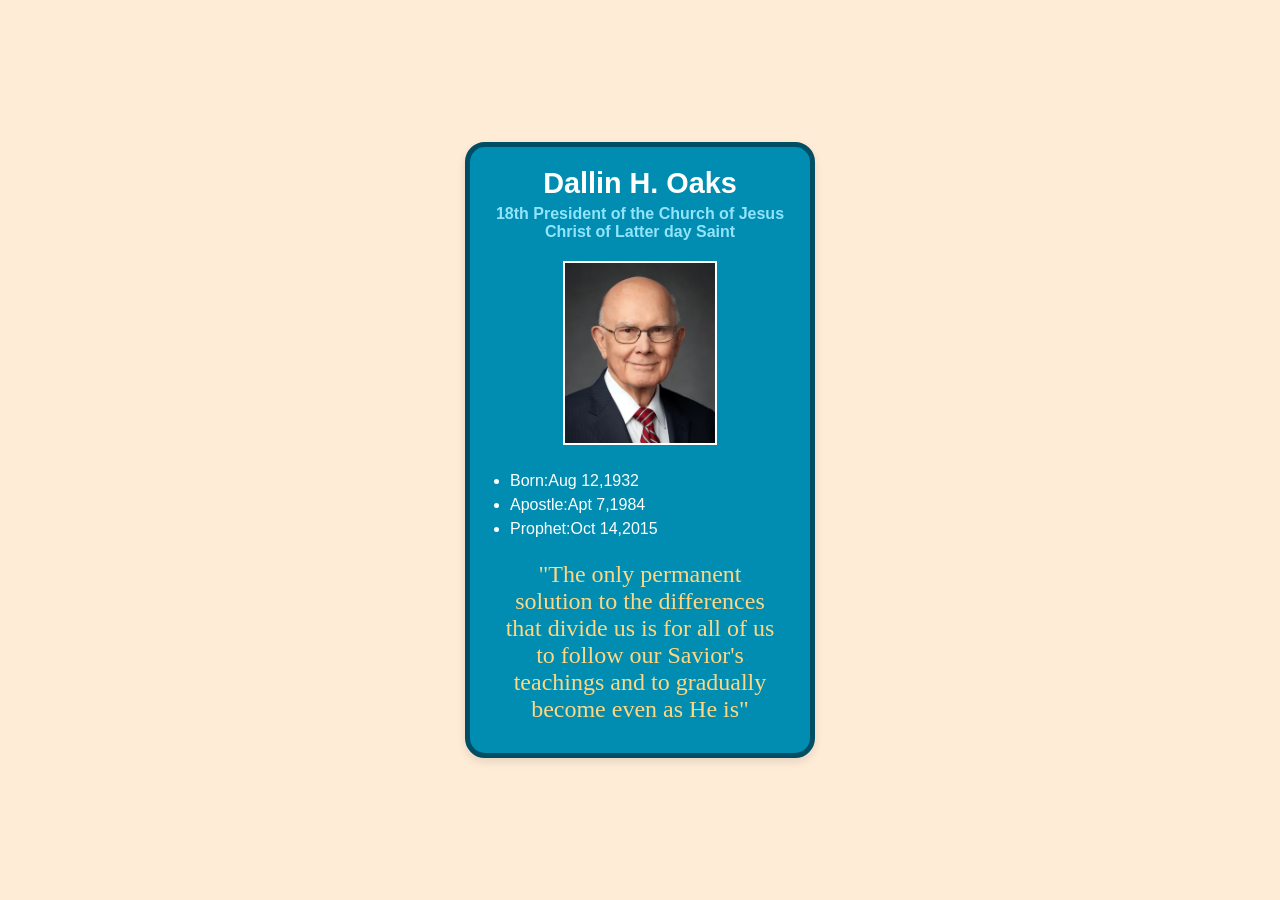
<file: ice/prophet_cards/oaks.html>
<!DOCTYPE html>
<html lang="en">
  <head>
    <meta charset="UTF-8" />
    <meta name="viewport" content="width=device-width, initial-scale=1.0" />
    <title>Ice_Challenge_Prophet_Card</title>

    <style>
      body {
        background-color: #ffecd7;
        display: flex;
        justify-content: center;
        align-items: center;
        min-height: 100vh;
        margin: 0;
        font-family: Helvetica, Arial, sans-serif;
      }

      article.card {
        background-color: #008db1;
        border: 5px solid #004e63;
        border-radius: 20px;
        padding: 20px;
        width: 300px;
        text-align: center;
        box-shadow: 0 4px 8px rgba(0, 0, 0, 0.1);
      }


      h1 {
        font-family: "Helvetica", Arial, sans-serif;
        font-weight: bold;
        color: #fffffe;

        margin-top: 0;
        margin-bottom: 5px;
        font-size: 1.8rem;
      }

      .subtitle {
        font-family: Helvetica, Arial, sans-serif;
        color: #91e4fb;
        text-decoration: none;
        font-weight: bold;
        display: block;
        margin-bottom: 20px;
        font-size: 1rem;
      }

      .profile-img {
        width: 150px;
        height: auto;
        border: 2px solid white;
      }

      ul {
        color: #fffffe;
        font-family: Helvetica, Arial, sans-serif;
        text-align: left;
        margin-top: 20px;
        padding-left: 20px;
        line-height: 1.5;
      }

      blockquote {
        font-family: "Brush Script MT", "Nanum Brush Script", cursive;
        color: #ffd783;
        font-size: 1.5rem;
        margin: 20px 0 10px 0;
        padding: 0 10px;
      }
    </style>
  </head>


  <body>
    <article class="card">
      <h1>Dallin H. Oaks</h1>

      <a
        href="https://www.churchofjesuschrist.org/learn/dallin-h-oaks"
        class="subtitle"
        target="_blank"
      >
        18th President of the Church of Jesus Christ of Latter day Saint
      </a>

      <img
        src="images/oaks.webp"
        alt="Dallin H. Oaks img"
        class="profile-img"
      />

      <ul>
        <li>Born:Aug 12,1932</li>
        <li>Apostle:Apt 7,1984</li>
        <li>Prophet:Oct 14,2015</li>
      </ul>

      <blockquote>
        "The only permanent solution to the differences that divide us is for
        all of us to follow our Savior's teachings and to gradually become even
        as He is"
      </blockquote>
    </article>
  </body>
</html>
</file>
<file: styles/style.css>
/* styles/style.css */

/* 要素ごとのセレクタ */
body {
    font-family: Arial, sans-serif;
    margin: 0;
    padding: 0;
    background-color: #f4f4f4;
    color: #333;
    /* Gridを使用してレイアウトをスタイルする */
    display: grid;
    grid-template-rows: auto 1fr auto;
    min-height: 100vh;
}

header {
    background-color: #2c3e50;
    color: white;
    padding: 1rem 2rem;
    display: grid;
    grid-template-columns: auto 1fr;
    align-items: center;
}

h1, h2, h3 {
    color: #2c3e50;
}

header h1 {
    color: white;
    margin: 0;
    font-size: 1.5rem;
}

nav ul {
    list-style: none;
    margin: 0;
    padding: 0;
    display: flex;
    justify-content: flex-end;
    gap: 1.5rem;
}

nav a {
    color: white;
    text-decoration: none;
    font-weight: bold;
}

nav a:hover {
    color: #f39c12;
}

main {
    padding: 2rem;
    max-width: 1200px;
    margin: 0 auto;
    width: 100%;
    box-sizing: border-box;
}

/* HomeページのGridレイアウト */
.portfolio-grid {
    display: grid;
    grid-template-columns: repeat(auto-fit, minmax(300px, 1fr));
    gap: 2rem;
    margin-top: 2rem;
}

.portfolio-item {
    background-color: white;
    border-radius: 8px;
    overflow: hidden;
    box-shadow: 0 4px 6px rgba(0,0,0,0.1);
}

.portfolio-item-bg {
    height: 200px;
    /* 要素を装飾するために background プロパティを使用する */
    background-size: cover;
    background-position: center;
}

/* Background image examples */
.item-1 { background-image: url('../images/logo.jpg'); }
.item-2 { background-image: url('../images/Picture1.png'); }
.item-3 { background-color: #3498db; }

.portfolio-content {
    padding: 1.5rem;
}

/* Hero Section (装飾用の背景画像) */
.hero {
    background-image: linear-gradient(rgba(0,0,0,0.6), rgba(0,0,0,0.6)), url('../images/Picture1.png');
    background-size: cover;
    background-position: center;
    color: white;
    text-align: center;
    padding: 4rem 2rem;
    border-radius: 8px;
    margin-bottom: 2rem;
}

.hero h2 {
    color: white;
}

/* AboutページのGridレイアウト */
.about-grid {
    display: grid;
    grid-template-columns: 1fr 2fr;
    gap: 2rem;
    align-items: start;
}

.about-grid img {
    width: 100%;
    border-radius: 8px;
}

/* ICEリストのGridレイアウト */
.ice-list {
    display: grid;
    gap: 1rem;
}

.ice-item {
    background: white;
    padding: 1rem;
    border-left: 5px solid #3498db;
    box-shadow: 0 2px 4px rgba(0,0,0,0.1);
}

footer {
    background-color: #2c3e50;
    color: white;
    text-align: center;
    padding: 1rem;
}
</file>
<file: ice/valentines/styles/styles.css>
@import url('https://fonts.googleapis.com/css2?family=Press+Start+2P&display=swap');

/* =========================================
   Variables & Theme (Pocket Monster Style)
   ========================================= */
:root {
    --poke-red:     #EE1515;
    --poke-white:   #F0F0F0;
    --poke-black:   #222224;
    --poke-blue:    #3B4CCA;
    --poke-yellow:  #FFDE00;
    
    --screen-bg:    #f8f9fa;
    --text-color:   #222224;
    
    --border-width: 4px;
    --font-pixel:   'Press Start 2P', cursive;
}

/* =========================================
   Base Setup
   ========================================= */
body {
    background-color: var(--poke-black);
    /* Scanline effect like an old game screen (optional) */
    background-image: repeating-linear-gradient(
        transparent 0px,
        transparent 2px,
        rgba(0,0,0,0.1) 2px,
        rgba(0,0,0,0.1) 4px
    );
    font-family: var(--font-pixel);
    color: var(--text-color);
    margin: 0;
    padding: 0;
    line-height: 1.5;
    image-rendering: pixelated; /* Display pixel art clearly */
}

/* =========================================
   Pokedex Container
   ========================================= */
#wrapper {
    max-width: 900px;
    margin: 40px auto;
    background-color: var(--poke-red);
    padding: 20px;
    border: var(--border-width) solid var(--poke-black);
    border-radius: 10px 10px 50px 10px; /* Pokedex-like shape */
    box-shadow: 
        inset 10px 10px rgba(255,255,255,0.3), /* Highlight */
        inset -10px -10px rgba(0,0,0,0.2),     /* Shadow */
        0 20px 0 rgba(0,0,0,0.5);              /* Main body shadow */
    position: relative;
}

/* Pokedex lamp decoration (created with pseudo-element) */
#wrapper::before {
    content: "";
    position: absolute;
    top: 20px;
    left: 20px;
    width: 30px;
    height: 30px;
    background: #3498db;
    border: 4px solid #fff;
    border-radius: 50%;
    box-shadow: 0 0 10px #3498db;
    z-index: 10;
}

/* Main screen area */
main {
    background-color: #98c393; /* GameBoy-style green LCD color, or white */
    background: var(--screen-bg);
    border: var(--border-width) solid var(--poke-black);
    border-radius: 10px;
    padding: 40px;
    margin-top: 60px; /* Top decorative space */
    box-shadow: inset 5px 5px rgba(0,0,0,0.1);
    text-align: center;
}

/* =========================================
   Typography (Typing Animation)
   ========================================= */
h1 {
    font-size: 1.5rem; /* Size adjustment for pixel font */
    color: var(--poke-black);
    text-transform: uppercase;
    text-shadow: 2px 2px var(--poke-white);
    margin: 0 auto 40px auto;
    line-height: 1.4;
    
    /* Typing settings */
    display: block;
    width: 0;
    white-space: nowrap;
    overflow: hidden;
    border-right: 10px solid var(--poke-black); /* Block-style cursor */
    
    /* 
       Cycle settings: 
       6s total cycle time.
       steps(16): Adjusted for "Happy Valentines" (16 characters).
    */
    animation: 
        typing-cycle 6s steps(16) infinite,
        blink-caret 0.5s step-end infinite;
}

@keyframes typing-cycle {
    0%, 10% { width: 0; }          /* Wait */
    40%, 60% { width: 16ch; }      /* Typing complete / Wait */
    90%, 100% { width: 0; }        /* Deletion complete / Wait */
}

@keyframes blink-caret {
    50% { border-color: transparent; }
}

h2 {
    font-size: 1rem;
    margin-bottom: 15px;
    color: var(--poke-blue);
}

p {
    font-size: 0.8rem;
    color: var(--poke-black);
}

/* =========================================
   Navigation (Menu Style)
   ========================================= */
header {
    margin-bottom: 20px;
    text-align: right; /* Right-align menu (Pokedex style) */
}

nav ul {
    display: flex;
    justify-content: flex-end; /* Right-align */
    flex-wrap: wrap;
    gap: 15px;
    list-style: none;
    padding: 0 40px 0 0;
    margin: 0;
}

nav li {
    background: var(--poke-white);
    color: var(--poke-black);
    padding: 10px 15px;
    border: var(--border-width) solid var(--poke-black);
    font-size: 0.8rem;
    cursor: pointer;
    box-shadow: 4px 4px 0 rgba(0,0,0,0.3); /* 3D button effect */
    transition: transform 0.1s;
    position: relative;
}

/* Indicator arrow "▶" appearing on hover */
nav li:hover {
    background: var(--poke-yellow);
    transform: translate(2px, 2px); /* Click effect */
    box-shadow: 2px 2px 0 rgba(0,0,0,0.3);
}

nav li:hover::before {
    content: "▶";
    position: absolute;
    left: -20px;
    color: var(--poke-yellow);
    animation: blink 1s infinite;
}

@keyframes blink {
    50% { opacity: 0; }
}

/* =========================================
   Image (Sprite Style)
   ========================================= */
main img {
    width: 100%;
    max-width: 500px;
    height: auto;
    border: var(--border-width) solid var(--poke-black);
    padding: 10px;
    background: #fff;
    margin-bottom: 40px;
    
    /* Hack for pixelated look */
    box-shadow: 10px 10px 0 rgba(0,0,0,0.2);
}

main img:hover {
    /* Flashing animation like the start of a battle */
    animation: flash 0.5s linear;
}

@keyframes flash {
    0%, 50%, 100% { opacity: 1; }
    25%, 75% { opacity: 0; }
}

/* =========================================
   Sections (Message Windows)
   ========================================= */
/* Grid layout adjustments */
/* HTML structure: section is directly under main. main is text-align:center */

/* Treating sections as a wrapper for side-by-side alignment */
/* Align using inline-block */
section {
    display: inline-block;
    width: 30%;
    min-width: 250px;
    vertical-align: top;
    text-align: left;
    margin: 10px;
    
    /* RPG message window style */
    background: #fff;
    border: var(--border-width) solid var(--poke-black);
    border-radius: 5px;
    padding: 15px;
    box-sizing: border-box;
    position: relative;
}

/* Make window corners look like double lines (CSS border technique) */
section {
    box-shadow: 
        inset 0 0 0 2px #fff,
        inset 0 0 0 4px var(--poke-black); 
    /* 4px black outer border, 2px white inner, then 4px black line again */
    border: 4px solid var(--poke-black); /* Outer border */
    padding: 20px; /* Inner padding */
}

/* Hover action */
section:hover {
    background-color: #f0f8ff;
}

/* =========================================
   Footer
   ========================================= */
footer {
    margin-top: 40px;
    padding-top: 20px;
    border-top: var(--border-width) dashed var(--poke-black);
    color: var(--poke-black);
    font-size: 0.7rem;
    text-align: center;
}

/* =========================================
   Responsive
   ========================================= */
@media (max-width: 800px) {
    #wrapper {
        margin: 10px;
        padding: 10px;
    }
    
    nav ul {
        justify-content: center;
        padding-right: 0;
    }
    
    section {
        width: 100%;
        display: block;
        margin: 20px 0;
    }
    
    h1 {
        font-size: 1.2rem;
    }
}
</file>
<file: ice/favorite_devo/styles/styles.css>
body {
  margin: 0;
  height: 100%;
  font-family: Arial, sans-serif;
  background: linear-gradient(to bottom, #d3d3d3, #001f3f);
  background-repeat: no-repeat; /* Just in case */
  background-attachment: fixed;
}

.container {
  text-align: center;
}

.header {
  padding: 20px 0;
}

.header-image {
  background-image: url('../images/images.jpeg'); /* Replace with your image */
  background-repeat: no-repeat;
  background-size: cover;
  background-position: center;
  height: 150px;
  display: flex;
  flex-direction: column;
  justify-content: center;
  color: white;

}

.header-image h1 {
  margin: 0;
  line-height: 0.9;
    font-size: 3.5em;
  font-weight: bold;
  text-shadow: 2px 2px 4px rgba(0, 0, 0, 0.7);
  background: #00000055;
}

.content-box {
  background-color: white;
  margin: 30px auto;
  width: 90%;
  max-width: 900px;
  padding: 40px;
  box-shadow: 5px 5px 0px black;
  min-height: 400px;
}

/* Table Styles */
table {
  width: 100%;
  border-collapse: collapse;
  margin-bottom: 40px;
}

table th, table td {
  padding: 12px;
  text-align: left;
  border-bottom: 1px solid #ddd;
}

table th {
  background-color: #001f3f;
  color: white;
}

table tr:nth-child(even) {
  background-color: #f2f2f2;
}

table tr:hover {
  background-color: #e0e0e0;
}

/* Form Styles */
form {
  background-color: #f9f9f9;
  padding: 20px;
  border-radius: 8px;
  border: 1px solid #ccc;
  text-align: left;
}

fieldset {
  border: 2px solid #001f3f;
  padding: 20px;
  border-radius: 5px;
}

legend {
  font-weight: bold;
  padding: 0 10px;
  color: #001f3f;
  font-size: 1.2em;
}

label {
  display: block;
  margin-bottom: 15px;
  font-weight: bold;
  color: #333;
}

input[type="text"],
input[type="number"] {
  width: 100%;
  padding: 10px;
  margin-top: 5px;
  border: 1px solid #ccc;
  border-radius: 4px;
  box-sizing: border-box; /* Ensures padding doesn't affect total width */
}

button[type="submit"] {
  background-color: #001f3f;
  color: white;
  padding: 12px 20px;
  border: none;
  border-radius: 4px;
  cursor: pointer;
  font-size: 1em;
  font-weight: bold;
  transition: background-color 0.3s;
  display: block;
  margin: 10px auto 0;
}

button[type="submit"]:hover {
  background-color: #003366;
}

input:focus {
  outline: none;
  border-color: #001f3f;
  box-shadow: 0 0 5px rgba(0, 31, 63, 0.5);
}

.content-box:hover {
  box-shadow: 8px 8px 0px black;
  transition: box-shadow 0.3s ease;
}

footer {
  padding: 20px;
  color: white;
  background-color: rgba(0, 0, 0, 0.5);
  margin-top: 40px;
}

/* Extra touch: a little styling for the speakers' names */
table td:first-child {
  font-weight: bold;
}

.speaker-img {
  width: 50px;
  height: 50px;
  border-radius: 50%;
  object-fit: cover;
  vertical-align: middle;
  margin-right: 15px;
  border: 2px solid #001f3f;
}
</file>
<file: ice/positioning_riku/positionstyles.css>
/* CSS - Name: "positionstyles.css" */
/* Activity 1 styles */
.content1 {
  /* This is the parent of the activity 1 boxes. */
  display: grid;
  grid-template-columns: 1fr 1fr;
  gap: 20px;
}
.red1 { 
  width: 100%; 
  height: 100px; 
  background-color: red; 
  grid-column:1/3;

} 
.green1 {
  width: 200px; 
  height: 200px; 
  background-color: green; 
  justify-self: center;
} 
.yellow1 {
  width: 200px; 
  height: 200px; 
  background-color: gold;
  justify-self: center; 
} 

.blue1 {
  width: 100%; 
  height: 100px;
  grid-column:1/3;
  background-color: blue; 
} 

/* Activity 2 styles */ 
.content2 {
 display: grid;
 grid-template-columns: 50px 50px 50px 50px 50px;/* This is the parent of the activity 2 boxes. */
}
.red2 {
  width: 100px; 
  height: 100px; 
  background-color: red; 
  grid-column: 1 / span 2;
  grid-row: 1 / span 2;
} 
.green2 { 
  width: 100px; 
  height: 100px; 
  background-color: green; 
  grid-column: 2 / span 2;
  grid-row: 2 / span 2;

} 
.yellow2 {
  width: 100px; 
  height: 100px; 
  background-color: gold; 
  grid-column: 3 / span 2;
  grid-row: 3 / span 2;
} 
.blue2 {
  width: 100px; 
  height: 100px; 
  background-color: blue; 
  grid-column: 4;
  grid-row: 4;
} 
/* Activity 3 styles */ 
.content3 {
  display: flex;
  flex-wrap: wrap;
  justify-content: space-between;/* This is the parent of the activity 3 boxes. */
}
.red3 {
  width: 100%; 
  height: 200px; 
  background-color: red; 
} 
.green3 {
  width: 45%; 
  height: 200px; 
  background-color: green;
} 
.yellow3 {
  width: 45%; 
  height: 200px; 
  background-color: gold; 
} 
.blue3 {
  width: 100%;
  height: 200px; 
  background-color: blue; 
} 
/* Activity 4 styles */ 
.content4 {
  display: grid;
  grid-template-columns: 1fr 1fr;/* This is the parent of the activity 4 boxes. */
  height: 400px;
}
.red4 {
  width: auto;
  height: auto; 
  background-color: red;
  grid-row: 1 / 4;
} 
.green4 {
  width: auto;
flex-grow: auto;
  background-color: green; 
} 
.yellow4 {
  width: auto;
  flex-grow: auto;
  background-color: gold; 
} 
.blue4 {
  width: auto;
  flex-grow: auto;
  background-color: blue; 
} 
/* Activity 5 styles */ 
.content5 {
  /* This is the parent of the activity 5 boxes. */
  width:100%;

}
.red5 { 
  width: 100%; 
  height: 100px; 
  background-color: red; 
} 
.green5 { 
  float: left;
  width: 200px; 
  height: 200px; 
  background-color: green; 

} 
.yellow5 {
  width: 100%; 
  height: 300px; 
  background-color: gold; 

} 
.blue5 {
  clear:both;
  width: 100%; 
  height: 100px; 
  background-color: blue; 
} 

/* Activity 6 styles */ 
.content6 {
  display: grid;
  grid-template-columns: repeat(6, 100px);
  grid-template-rows: repeat(5, 100px);
  }
  
  .red6 {
  background-color: red;
  grid-column: 1 / 5;
  grid-row: 1 / 3;
  }
  
  .blue6 {
  background-color: blue;
  grid-column: 2 / 6;
  grid-row: 2 / 5;
  z-index: 1;
  }
  
  .yellow6 {
  background-color: yellow;
  grid-column: 5 / 7;
  grid-row: 3 / 6;
  }
  
  .green6 {
  background-color: green;
  grid-column: 1 / 3;
  grid-row: 4 / 6;
  }


/* Do not make any changes below here */
.activity {
  width: 70%; 
  margin: 20px auto; 
  font-family: Arial, sans-serif; 
  border: 1px solid black; 
  padding: 10px; 
  clear:both; 
  overflow: auto;
} 

.hint {
  border: 1px solid grey;
  background: #e0e0e0;
  padding: .5em;
  position: relative;
  margin: 1em 0;
}
.hint h3 {
  margin: 0;
}
.hint:hover {
  background: #d0d0d0;
}
.hint > div {
  display: none;
}

.hint input[type=checkbox] {
  position: absolute;
  width: 100%;
  height: 100%;
  opacity: 0;
  z-index: 1;
  cursor: pointer;
}

.hint input[type=checkbox]:checked ~ div {
  display: block;
}

.hint i {
  position: absolute;
  transform: translate(-6px, 0);
  margin-top: 16px;
  right: 10px;
  top: -3px;
}
.hint i:before, .hint i:after {
  content: "";
  position: absolute;
  background-color: black;
  width: 3px;
  height: 9px;
}
.hint i:before {
  transform: translate(2px, 0) rotate(45deg);
}
.hint i:after {
  transform: translate(-2px, 0) rotate(-45deg);
}

.hint input[type=checkbox]:checked ~ i:before {
  transform: translate(-2px, 0) rotate(45deg);
}
.hint input[type=checkbox]:checked ~ i:after {
  transform: translate(2px, 0) rotate(-45deg);
}
.hint a {
  position: relative;
  z-index: 1;
}
</file>
